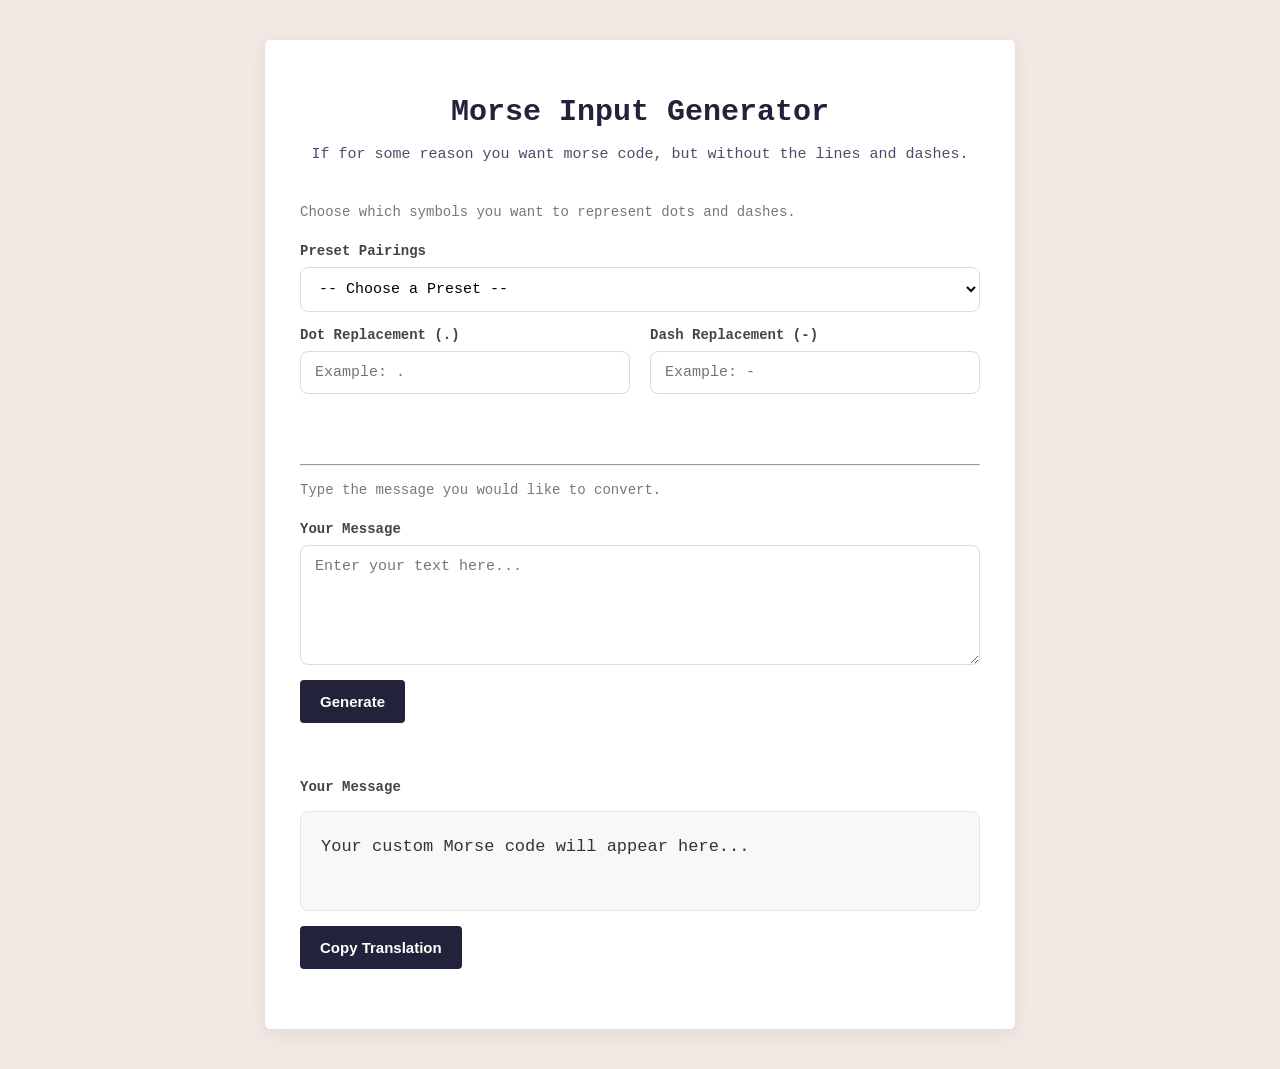
<file: index.html>
<!doctype html>
<html lang="en">
  <head>
    <meta charset="UTF-8" />
    <meta name="viewport" content="width=device-width, initial-scale=1.0" />

    <title>Silly Morse Thing</title>

    <link rel="stylesheet" href="style.css" />
  </head>

  <body>
    <div class="container">
      <header class="header">
        <h1 class="title">Morse Input Generator</h1>
        <p class="subtitle">
          If for some reason you want morse code, but without the lines and
          dashes.
        </p>
      </header>

      <section class="section">
        <p class="section-description">
          Choose which symbols you want to represent dots and dashes.
        </p>
<div class="input-group">

    <label for="symbolPreset">Preset Pairings</label>

    <select id="symbolPreset" onchange="applyPreset()">
        <option value="">-- Choose a Preset --</option>
        <option value="standard">Standard (Dots & Dashes)</option>
        <option value="flowers">Flowers</option>
        <option value="numbers">Numbers</option>
        <option value="shapes">Shapes</option>
        <option value="stars">Stars</option>
        <option value="birds">Birds</option>
    </select>

</div>
        <div class="symbol-container">
          <div class="input-group">
            <label for="dotSymbol">Dot Replacement (.)</label>
            <input
              type="text"
              id="dotSymbol"
              maxlength="1"
              placeholder="Example: ."
            />
          </div>

          <div class="input-group">
            <label for="dashSymbol">Dash Replacement (-)</label>
            <input
              type="text"
              id="dashSymbol"
              maxlength="1"
              placeholder="Example: -"
            />
          </div>
        </div>
      </section>
<hr>
      <section class="section">
        <p class="section-description">
          Type the message you would like to convert.
        </p>

        <div class="input-group">
          <label for="textToMorse">Your Message</label>

          <textarea
            id="textToMorse"
            rows="5"
            placeholder="Enter your text here..."
          ></textarea>
        </div>

        <button onclick="handleTextToMorseTranslate()" class="btn">
          Generate
        </button>
      </section>

      <!-- OUTPUT -->
      <section class="section">
        <label id="output-label">Your Message</label>
        <div class="output-container">
          <div id="textToMorseOutput">
            Your custom Morse code will appear here...
          </div>
        </div>

        <button onclick="copyTextToMorseOutput()" class="btn">
          Copy Translation
        </button>
      </section>
    </div>

    <script src="script.js"></script>
  </body>
</html>
</file>
<file: style.css>
* {
    box-sizing: border-box;
}

body {
    font-family: "Courier New", Courier, monospace;
    background-color: #f2e9e4;
    margin: 0;
    padding: 40px 20px;
    color: #9a8c98;
}


/* MAIN CONTAINER */
.container {
    background-color: #ffffff;
    max-width: 750px;
    margin: 0 auto;
    padding: 35px;
    border-radius: 5px;
    box-shadow: 0 4px 20px rgba(0, 0, 0, 0.08);
}


/* HEADER */

.header {
    text-align: center;
    margin-bottom: 35px;
}

.title {
    font-size: 30px;
    margin-bottom: 10px;
    color: #22223b;
}

.subtitle {
    font-size: 15px;
    color: #4a4e69;
    line-height: 1.5;
}


/* SECTIONS */
.section {
    margin-bottom: 30px;
    padding-bottom: 25px;
}

.section:last-child {
    border-bottom: none;
    margin-bottom: 0;
}

.section h2 {
    font-size: 20px;
    margin-bottom: 8px;
    color: #333;
}

.section-description {
    font-size: 14px;
    color: #777;
    margin-bottom: 20px;
    line-height: 1.5;
}


/* INPUTS */

.symbol-container {
    display: flex;
    gap: 20px;
}

.input-group {
    display: flex;
    flex-direction: column;
    flex: 1;
    margin-bottom: 15px;
}

.input-group label {
    font-size: 14px;
    font-weight: bold;
    margin-bottom: 8px;
    color: #444;
}

.input,
input,
textarea,
select {
    width: 100%;
    padding: 12px 14px;
    border: 1px solid #dcdcdc;
    border-radius: 8px;
    font-size: 15px;
    font-family: "Courier New", Courier, monospace;
    outline: none;
    background-color: #fff;
}

input:focus,
textarea:focus {
    border-color: #22223b;
    box-shadow: 0 0 0 2px rgba(82, 114, 238, 0.12);
}

textarea {
    resize: vertical;
    min-height: 120px;
}


/* BUTTON */
.btn {
    background-color: #22223b;
    color: white;
    border: none;
    padding: 13px 20px;
    border-radius: 4px;
    font-size: 15px;
    font-weight: bold;
    cursor: pointer;
    transition: background-color 0.2s;
}

.btn:hover {
    background-color: #4a4e69;
}


/* OUTPUT */

.output-container {
    background-color: #f7f8fa;
    border: 1px solid #e5e5e5;
    border-radius: 8px;
    padding: 20px;
    min-height: 100px;
    margin-top: 15px;
    margin-bottom: 15px;
    overflow-wrap: anywhere;
}

#output-label {
    
    font-size: 14px;
    font-weight: bold;
    margin-bottom: 8px;
    color: #444;
 }

#textToMorseOutput {
    font-family: 'Courier New', monospace;
    font-size: 17px;
    line-height: 1.8;
    color: #333;
}




/* MOBILE */
@media (max-width: 600px) {

    body {
        padding: 15px;
    }

    .container {
        padding: 22px;
    }

    .title {
        font-size: 24px;
    }

    .symbol-container {
        flex-direction: column;
        gap: 0;
    }

    .btn {
        width: 100%;
    }

}
</file>
